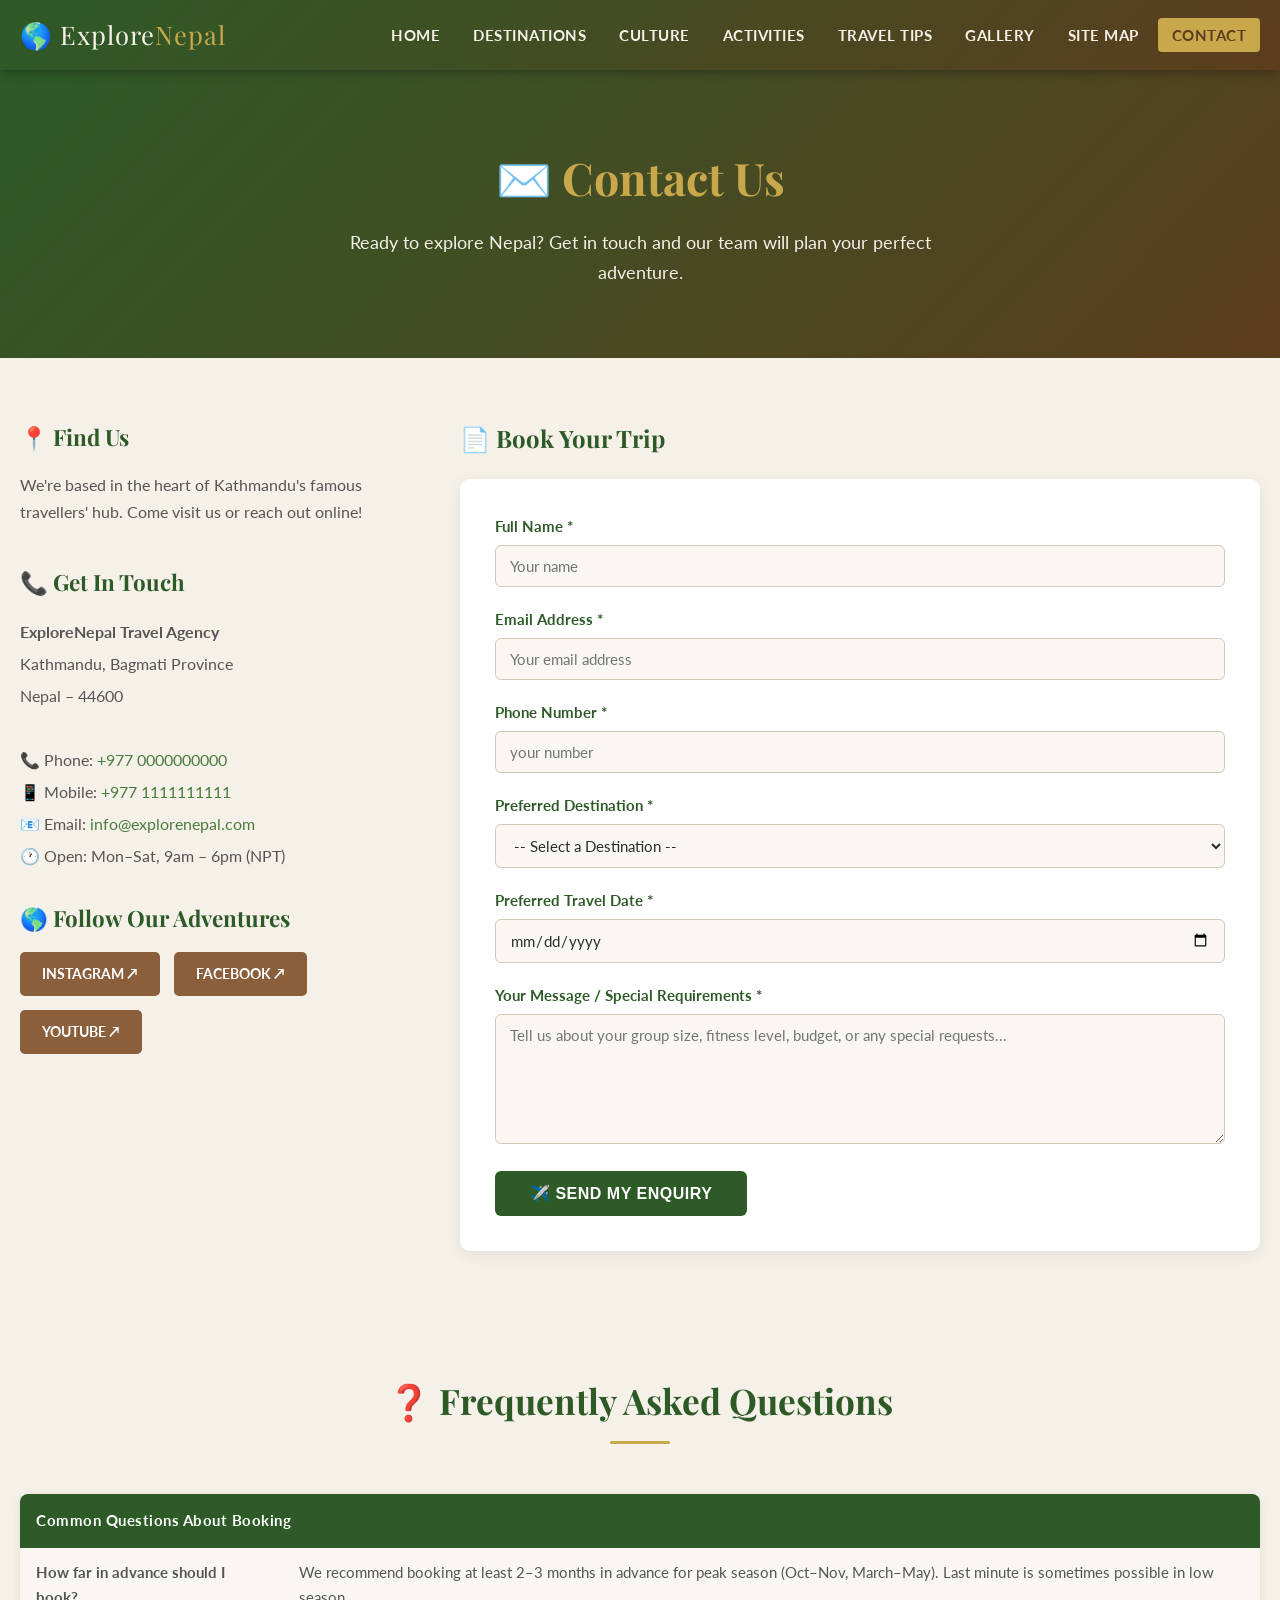
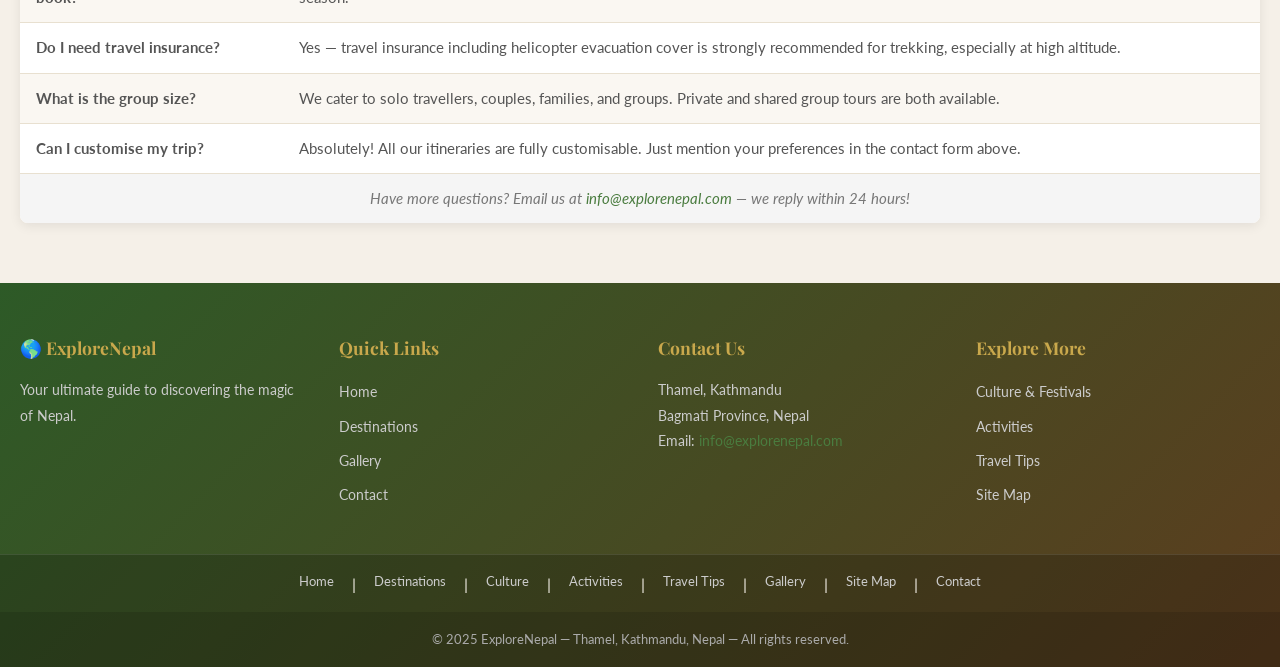
<file: contact.html>
<!DOCTYPE html>
<html lang="en">
<head>
  <meta charset="UTF-8" />
  <meta name="viewport" content="width=device-width, initial-scale=1.0" />
  <title>Contact Us – Explore Nepal</title>
  <link rel="stylesheet" href="style.css" />
</head>
<body>

  <header>
    <div class="header-inner">
      <div class="logo">&#127758; Explore<span>Nepal</span></div>
      <nav>
        <ul>
          <li><a href="index.html">Home</a></li>
          <li><a href="destinations.html">Destinations</a></li>
          <li><a href="culture.html">Culture</a></li>
          <li><a href="activities.html">Activities</a></li>
          <li><a href="travel-tips.html">Travel Tips</a></li>
          <li><a href="gallery.html">Gallery</a></li>
          <li><a href="sitemap.html">Site Map</a></li>
          <li><a href="contact.html" class="active">Contact</a></li>
        </ul>
      </nav>
    </div>
  </header>

  <div class="page-hero">
    <h1>&#9993;&#65039; Contact Us</h1>
    <p>Ready to explore Nepal? Get in touch and our team will plan your perfect adventure.</p>
  </div>

  <section class="contact-section" style="padding: 60px 0;">
    <div class="wrapper">
      <div class="contact-flex">

        <div class="contact-info">
          <h3>&#128205; Find Us</h3>
          <p>We're based in the heart of Kathmandu's famous travellers' hub. Come visit us or reach out online!</p>

          <br />
          <h3>&#128222; Get In Touch</h3>
          <address style="font-style:normal; line-height:2; color: var(--text-mid);">
            <strong>ExploreNepal Travel Agency</strong><br />
           
            Kathmandu, Bagmati Province<br />
            Nepal – 44600<br /><br />
            &#128222; Phone: <a href="tel:+977000000000">+977 0000000000</a><br />
            &#128241; Mobile: <a href="tel:+977111111111">+977 1111111111</a><br />
            &#128231; Email: <a href="mailto:info@explorenepal.com">info@explorenepal.com</a><br />
            &#128336; Open: Mon–Sat, 9am – 6pm (NPT)
          </address>

          <br />
          <h3>&#127758; Follow Our Adventures</h3>
          <div class="ext-links" style="margin-top:12px;">
            <a href="https://www.instagram.com" target="_blank" class="ext-link-btn">Instagram &#8599;</a>
            <a href="https://www.facebook.com" target="_blank" class="ext-link-btn">Facebook &#8599;</a>
            <a href="https://www.youtube.com" target="_blank" class="ext-link-btn">YouTube &#8599;</a>
          </div>
        </div>

        <div class="contact-form-wrap">
          <h3 style="margin-bottom: 20px; font-size: 1.5rem;">&#128196; Book Your Trip</h3>

          <div id="successMsg" class="success-msg">
            &#9989; Thank you! Your enquiry has been submitted. We will contact you within 24 hours.
          </div>

          <form id="contactForm" novalidate>

            <div class="form-group">
              <label for="name">Full Name *</label>
              <input type="text" id="name" name="name" placeholder="Your name" />
              <span class="error-msg" id="nameError"></span>
            </div>

            <div class="form-group">
              <label for="email">Email Address *</label>
              <input type="email" id="email" name="email" placeholder="Your email address" />
              <span class="error-msg" id="emailError"></span>
            </div>

            <div class="form-group">
              <label for="phone">Phone Number *</label>
              <input type="tel" id="phone" name="phone" placeholder="your number" />
              <span class="error-msg" id="phoneError"></span>
            </div>

            <div class="form-group">
              <label for="destination">Preferred Destination *</label>
              <select id="destination" name="destination">
                <option value="">-- Select a Destination --</option>
                <option value="everest">Everest Base Camp Trek</option>
                <option value="annapurna">Annapurna Circuit Trek</option>
                <option value="pokhara">Pokhara City &amp; Lakes</option>
                <option value="chitwan">Chitwan Jungle Safari</option>
                <option value="kathmandu">Kathmandu Valley Tour</option>
                <option value="langtang">Langtang Valley Trek</option>
                <option value="custom">Custom / Multiple Destinations</option>
              </select>
              <span class="error-msg" id="destinationError"></span>
            </div>

            <div class="form-group">
              <label for="travelDate">Preferred Travel Date *</label>
              <input type="date" id="travelDate" name="travelDate" />
              <span class="error-msg" id="travelDateError"></span>
            </div>

            <div class="form-group">
              <label for="message">Your Message / Special Requirements *</label>
              <textarea id="message" name="message" placeholder="Tell us about your group size, fitness level, budget, or any special requests..."></textarea>
              <span class="error-msg" id="messageError"></span>
            </div>

            <button type="submit" class="submit-btn">&#9992;&#65039; Send My Enquiry</button>

          </form>
        </div>

      </div>
    </div>
  </section>

  <section class="table-section">
    <div class="wrapper">
      <div class="section-title">
        <h2>&#10067; Frequently Asked Questions</h2>
      </div>
      <table>
        <tr>
          <th colspan="2">Common Questions About Booking</th>
        </tr>
        <tr>
          <td><strong>How far in advance should I book?</strong></td>
          <td>We recommend booking at least 2–3 months in advance for peak season (Oct–Nov, March–May). Last minute is sometimes possible in low season.</td>
        </tr>
        <tr>
          <td><strong>Do I need travel insurance?</strong></td>
          <td>Yes — travel insurance including helicopter evacuation cover is strongly recommended for trekking, especially at high altitude.</td>
        </tr>
        <tr>
          <td><strong>What is the group size?</strong></td>
          <td>We cater to solo travellers, couples, families, and groups. Private and shared group tours are both available.</td>
        </tr>
        <tr>
          <td><strong>Can I customise my trip?</strong></td>
          <td>Absolutely! All our itineraries are fully customisable. Just mention your preferences in the contact form above.</td>
        </tr>
        <tr>
          <td colspan="2" style="text-align:center; font-style:italic; color:#777; background:#f5f5f5;">
            Have more questions? Email us at <a href="mailto:info@explorenepal.com">info@explorenepal.com</a> — we reply within 24 hours!
          </td>
        </tr>
      </table>
    </div>
  </section>

  <footer>
    <div class="footer-grid">
      <div class="footer-col">
        <h4>&#127758; ExploreNepal</h4>
        <p>Your ultimate guide to discovering the magic of Nepal.</p>
      </div>
      <div class="footer-col">
        <h4>Quick Links</h4>
        <ul>
          <li><a href="index.html">Home</a></li>
          <li><a href="destinations.html">Destinations</a></li>
          <li><a href="gallery.html">Gallery</a></li>
          <li><a href="contact.html">Contact</a></li>
        </ul>
      </div>
      <div class="footer-col">
        <h4>Contact Us</h4>
        <address>
          Thamel, Kathmandu<br />
          Bagmati Province, Nepal<br />
          Email: <a href="mailto:info@explorenepal.com">info@explorenepal.com</a>
        </address>
      </div>
      <div class="footer-col">
        <h4>Explore More</h4>
        <ul>
          <li><a href="culture.html">Culture &amp; Festivals</a></li>
          <li><a href="activities.html">Activities</a></li>
          <li><a href="travel-tips.html">Travel Tips</a></li>
          <li><a href="sitemap.html">Site Map</a></li>
        </ul>
      </div>
    </div>
    <div class="footer-nav">
      <a href="index.html">Home</a> |
      <a href="destinations.html">Destinations</a> |
      <a href="culture.html">Culture</a> |
      <a href="activities.html">Activities</a> |
      <a href="travel-tips.html">Travel Tips</a> |
      <a href="gallery.html">Gallery</a> |
      <a href="sitemap.html">Site Map</a> |
      <a href="contact.html">Contact</a>
    </div>
    <div class="footer-bottom">
      <p>&copy; 2025 ExploreNepal &mdash; Thamel, Kathmandu, Nepal &mdash; All rights reserved.</p>
    </div>
  </footer>

  <script src="script.js"></script>
</body>
</html>
</file>
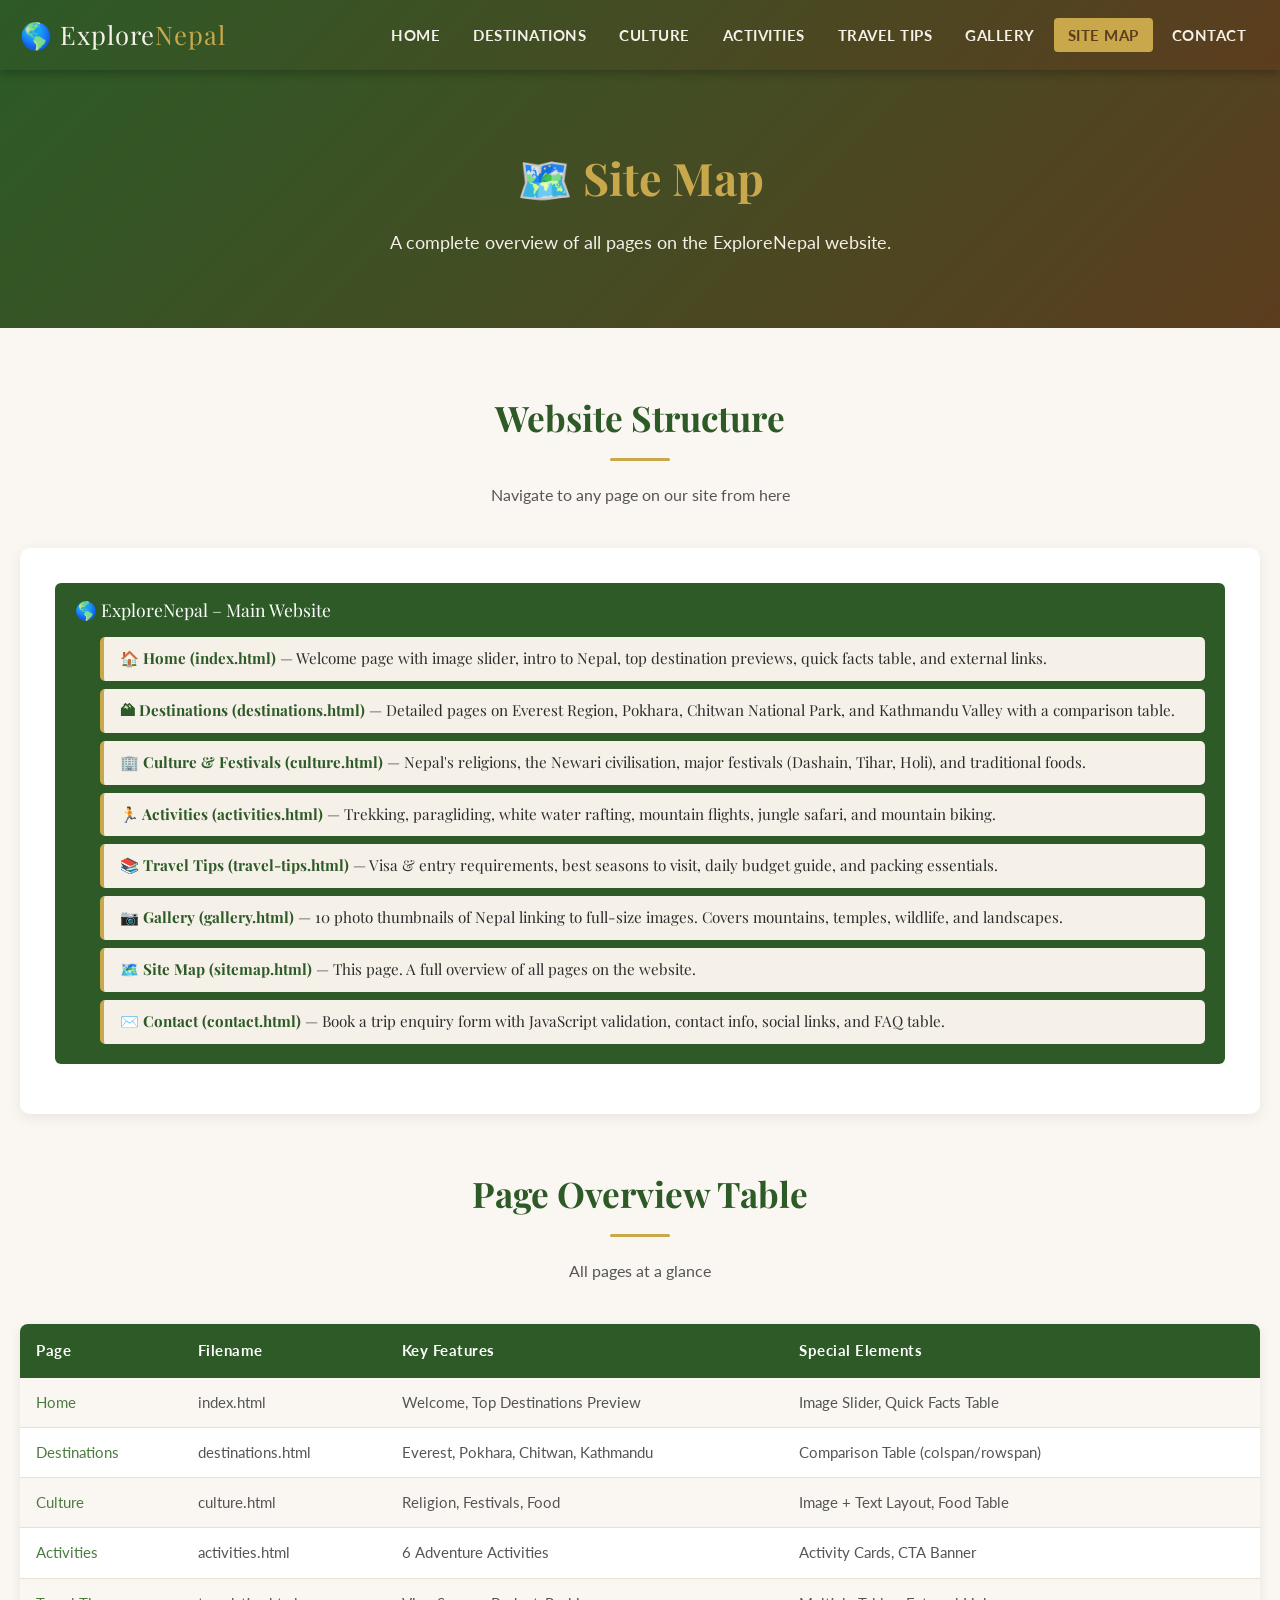
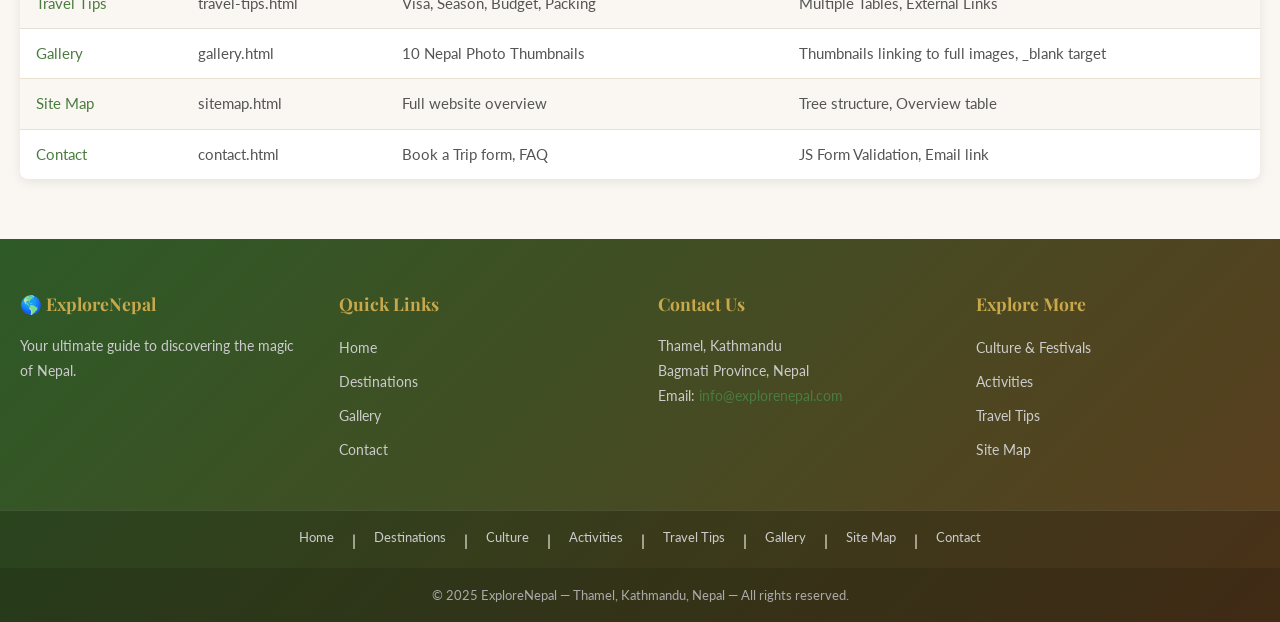
<file: sitemap.html>
<!DOCTYPE html>
<html lang="en">
<head>
  <meta charset="UTF-8" />
  <meta name="viewport" content="width=device-width, initial-scale=1.0" />
  <title>Site Map – Explore Nepal</title>
  <link rel="stylesheet" href="style.css" />
</head>
<body>

  <header>
    <div class="header-inner">
      <div class="logo">&#127758; Explore<span>Nepal</span></div>
      <nav>
        <ul>
          <li><a href="index.html">Home</a></li>
          <li><a href="destinations.html">Destinations</a></li>
          <li><a href="culture.html">Culture</a></li>
          <li><a href="activities.html">Activities</a></li>
          <li><a href="travel-tips.html">Travel Tips</a></li>
          <li><a href="gallery.html">Gallery</a></li>
          <li><a href="sitemap.html" class="active">Site Map</a></li>
          <li><a href="contact.html">Contact</a></li>
        </ul>
      </nav>
    </div>
  </header>

  <div class="page-hero">
    <h1>&#128506;&#65039; Site Map</h1>
    <p>A complete overview of all pages on the ExploreNepal website.</p>
  </div>

  <section class="sitemap-section">
    <div class="wrapper">
      <div class="section-title">
        <h2>Website Structure</h2>
        <p>Navigate to any page on our site from here</p>
      </div>

      <div class="sitemap-tree">
        <ul>
          <li>
            &#127758; ExploreNepal – Main Website
            <ul>
              <li>
                <a href="index.html">&#127968; Home (index.html)</a>
                — Welcome page with image slider, intro to Nepal, top destination previews, quick facts table, and external links.
              </li>
              <li>
                <a href="destinations.html">&#127956; Destinations (destinations.html)</a>
                — Detailed pages on Everest Region, Pokhara, Chitwan National Park, and Kathmandu Valley with a comparison table.
              </li>
              <li>
                <a href="culture.html">&#127970; Culture &amp; Festivals (culture.html)</a>
                — Nepal's religions, the Newari civilisation, major festivals (Dashain, Tihar, Holi), and traditional foods.
              </li>
              <li>
                <a href="activities.html">&#127939; Activities (activities.html)</a>
                — Trekking, paragliding, white water rafting, mountain flights, jungle safari, and mountain biking.
              </li>
              <li>
                <a href="travel-tips.html">&#128218; Travel Tips (travel-tips.html)</a>
                — Visa &amp; entry requirements, best seasons to visit, daily budget guide, and packing essentials.
              </li>
              <li>
                <a href="gallery.html">&#128247; Gallery (gallery.html)</a>
                — 10 photo thumbnails of Nepal linking to full-size images. Covers mountains, temples, wildlife, and landscapes.
              </li>
              <li>
                <a href="sitemap.html">&#128506;&#65039; Site Map (sitemap.html)</a>
                — This page. A full overview of all pages on the website.
              </li>
              <li>
                <a href="contact.html">&#9993;&#65039; Contact (contact.html)</a>
                — Book a trip enquiry form with JavaScript validation, contact info, social links, and FAQ table.
              </li>
            </ul>
          </li>
        </ul>
      </div>

      <div style="margin-top: 50px;">
        <div class="section-title">
          <h2>Page Overview Table</h2>
          <p>All pages at a glance</p>
        </div>
        <table>
          <tr>
            <th>Page</th>
            <th>Filename</th>
            <th>Key Features</th>
            <th>Special Elements</th>
          </tr>
          <tr>
            <td><a href="index.html">Home</a></td>
            <td>index.html</td>
            <td>Welcome, Top Destinations Preview</td>
            <td>Image Slider, Quick Facts Table</td>
          </tr>
          <tr>
            <td><a href="destinations.html">Destinations</a></td>
            <td>destinations.html</td>
            <td>Everest, Pokhara, Chitwan, Kathmandu</td>
            <td>Comparison Table (colspan/rowspan)</td>
          </tr>
          <tr>
            <td><a href="culture.html">Culture</a></td>
            <td>culture.html</td>
            <td>Religion, Festivals, Food</td>
            <td>Image + Text Layout, Food Table</td>
          </tr>
          <tr>
            <td><a href="activities.html">Activities</a></td>
            <td>activities.html</td>
            <td>6 Adventure Activities</td>
            <td>Activity Cards, CTA Banner</td>
          </tr>
          <tr>
            <td><a href="travel-tips.html">Travel Tips</a></td>
            <td>travel-tips.html</td>
            <td>Visa, Season, Budget, Packing</td>
            <td>Multiple Tables, External Links</td>
          </tr>
          <tr>
            <td><a href="gallery.html">Gallery</a></td>
            <td>gallery.html</td>
            <td>10 Nepal Photo Thumbnails</td>
            <td>Thumbnails linking to full images, _blank target</td>
          </tr>
          <tr>
            <td><a href="sitemap.html">Site Map</a></td>
            <td>sitemap.html</td>
            <td>Full website overview</td>
            <td>Tree structure, Overview table</td>
          </tr>
          <tr>
            <td><a href="contact.html">Contact</a></td>
            <td>contact.html</td>
            <td>Book a Trip form, FAQ</td>
            <td>JS Form Validation, Email link</td>
          </tr>
        </table>
      </div>

    </div>
  </section>

  <footer>
    <div class="footer-grid">
      <div class="footer-col">
        <h4>&#127758; ExploreNepal</h4>
        <p>Your ultimate guide to discovering the magic of Nepal.</p>
      </div>
      <div class="footer-col">
        <h4>Quick Links</h4>
        <ul>
          <li><a href="index.html">Home</a></li>
          <li><a href="destinations.html">Destinations</a></li>
          <li><a href="gallery.html">Gallery</a></li>
          <li><a href="contact.html">Contact</a></li>
        </ul>
      </div>
      <div class="footer-col">
        <h4>Contact Us</h4>
        <address>
          Thamel, Kathmandu<br />
          Bagmati Province, Nepal<br />
          Email: <a href="mailto:info@explorenepal.com">info@explorenepal.com</a>
        </address>
      </div>
      <div class="footer-col">
        <h4>Explore More</h4>
        <ul>
          <li><a href="culture.html">Culture &amp; Festivals</a></li>
          <li><a href="activities.html">Activities</a></li>
          <li><a href="travel-tips.html">Travel Tips</a></li>
          <li><a href="sitemap.html">Site Map</a></li>
        </ul>
      </div>
    </div>
    <div class="footer-nav">
      <a href="index.html">Home</a> |
      <a href="destinations.html">Destinations</a> |
      <a href="culture.html">Culture</a> |
      <a href="activities.html">Activities</a> |
      <a href="travel-tips.html">Travel Tips</a> |
      <a href="gallery.html">Gallery</a> |
      <a href="sitemap.html">Site Map</a> |
      <a href="contact.html">Contact</a>
    </div>
    <div class="footer-bottom">
      <p>&copy; 2025 ExploreNepal &mdash; Thamel, Kathmandu, Nepal &mdash; All rights reserved.</p>
    </div>
  </footer>

  <script src="script.js"></script>
</body>
</html>
</file>
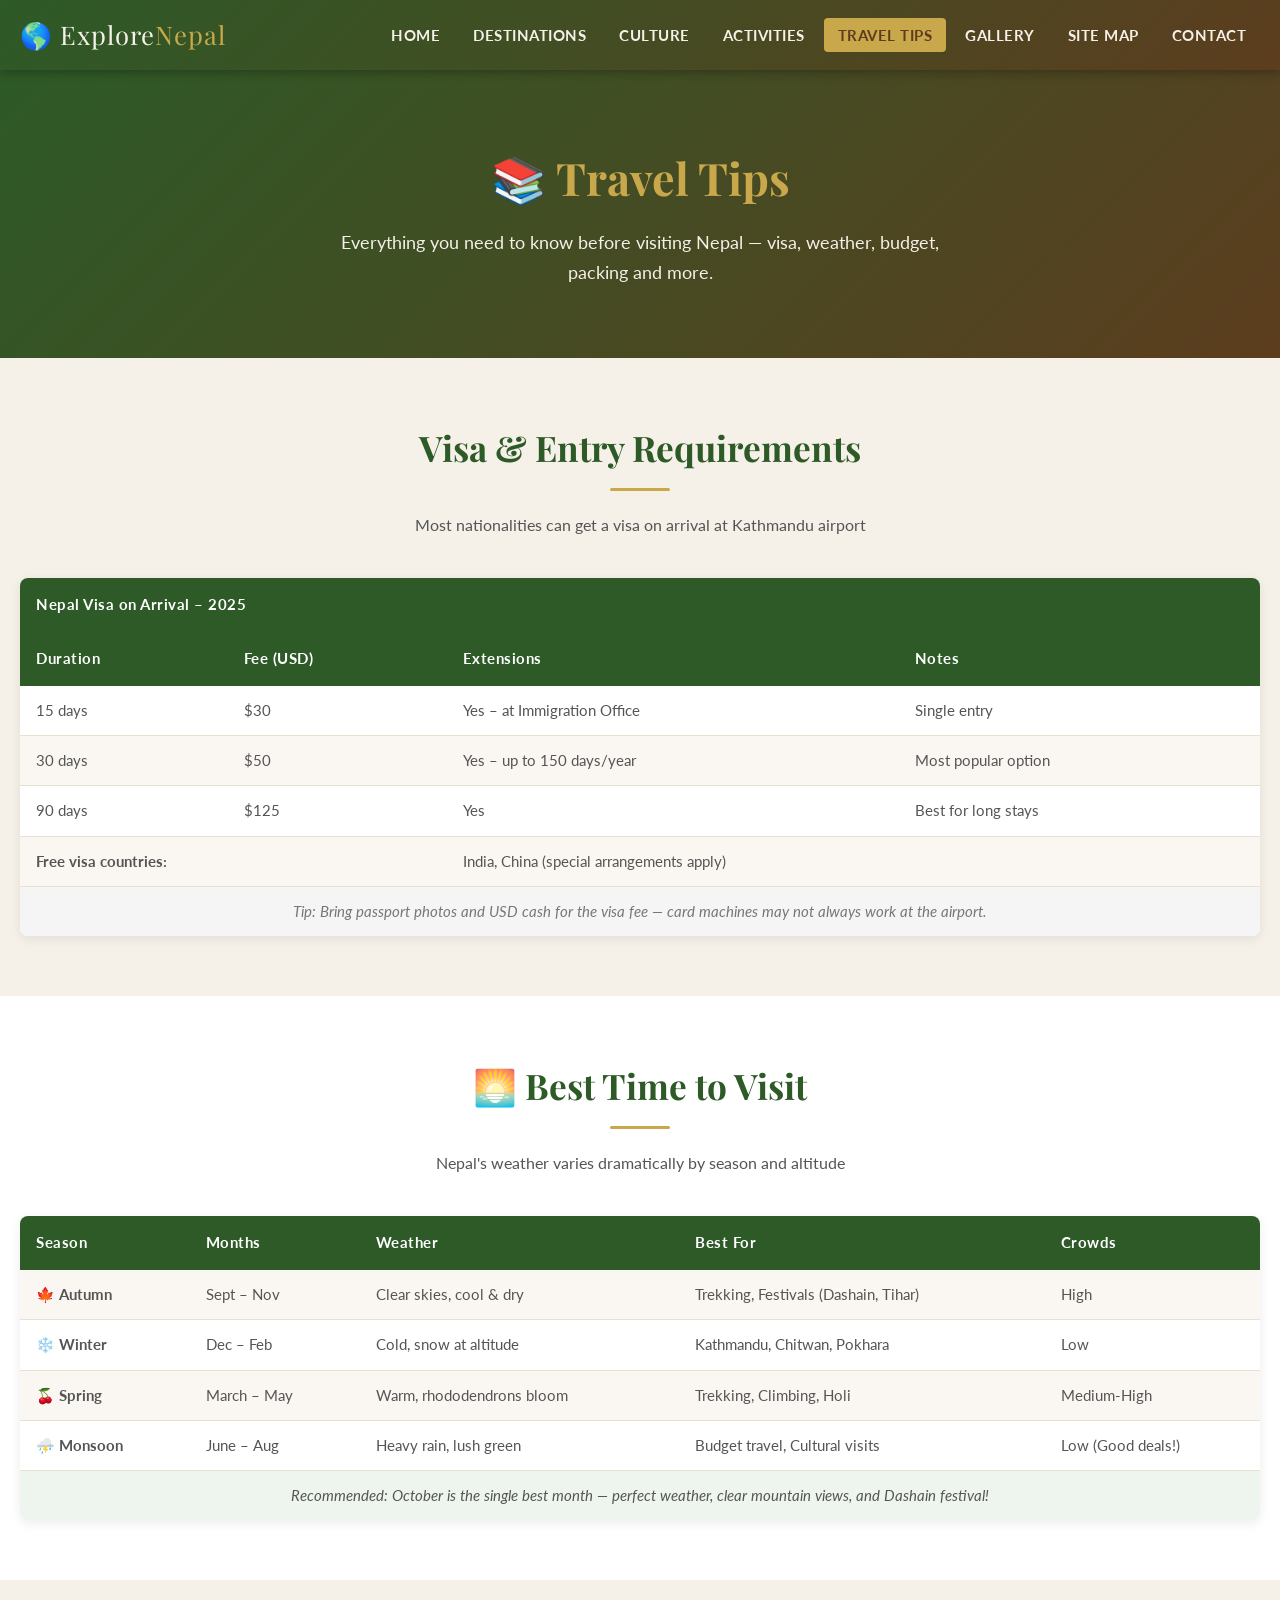
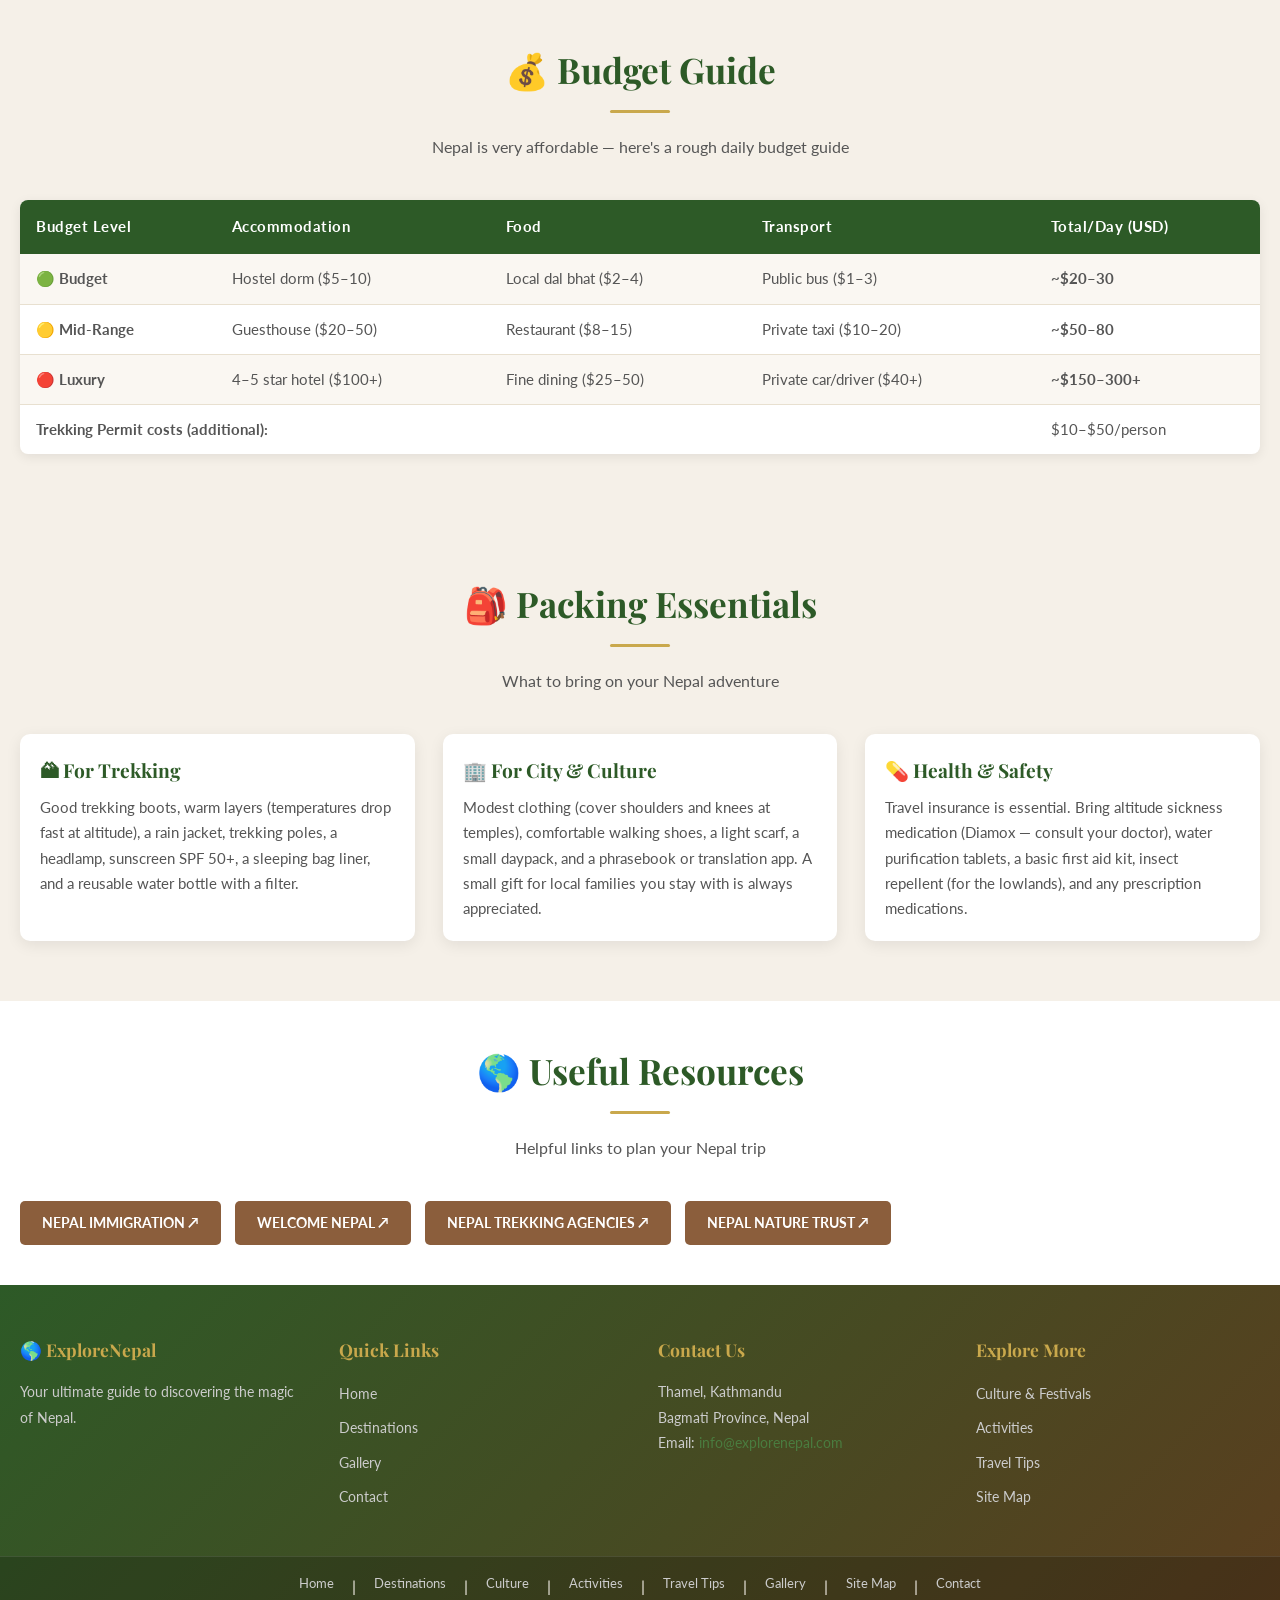
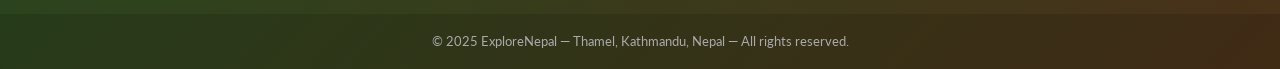
<file: travel-tips.html>
<!DOCTYPE html>
<html lang="en">
<head>
  <meta charset="UTF-8" />
  <meta name="viewport" content="width=device-width, initial-scale=1.0" />
  <title>Travel Tips – Explore Nepal</title>
  <link rel="stylesheet" href="style.css" />
</head>
<body>

  <header>
    <div class="header-inner">
      <div class="logo">&#127758; Explore<span>Nepal</span></div>
      <nav>
        <ul>
          <li><a href="index.html">Home</a></li>
          <li><a href="destinations.html">Destinations</a></li>
          <li><a href="culture.html">Culture</a></li>
          <li><a href="activities.html">Activities</a></li>
          <li><a href="travel-tips.html" class="active">Travel Tips</a></li>
          <li><a href="gallery.html">Gallery</a></li>
          <li><a href="sitemap.html">Site Map</a></li>
          <li><a href="contact.html">Contact</a></li>
        </ul>
      </nav>
    </div>
  </header>

  <div class="page-hero">
    <h1>&#128218; Travel Tips</h1>
    <p>Everything you need to know before visiting Nepal — visa, weather, budget, packing and more.</p>
  </div>

  <section style="padding: 60px 0; background: var(--cream);">
    <div class="wrapper">
      <div class="section-title">
        <h2>Visa &amp; Entry Requirements</h2>
        <p>Most nationalities can get a visa on arrival at Kathmandu airport</p>
      </div>
      <table>
        <tr>
          <th colspan="4">Nepal Visa on Arrival – 2025</th>
        </tr>
        <tr>
          <th>Duration</th>
          <th>Fee (USD)</th>
          <th>Extensions</th>
          <th>Notes</th>
        </tr>
        <tr>
          <td>15 days</td>
          <td>$30</td>
          <td>Yes – at Immigration Office</td>
          <td>Single entry</td>
        </tr>
        <tr>
          <td>30 days</td>
          <td>$50</td>
          <td>Yes – up to 150 days/year</td>
          <td>Most popular option</td>
        </tr>
        <tr>
          <td>90 days</td>
          <td>$125</td>
          <td>Yes</td>
          <td>Best for long stays</td>
        </tr>
        <tr>
          <td colspan="2"><strong>Free visa countries:</strong></td>
          <td colspan="2">India, China (special arrangements apply)</td>
        </tr>
        <tr>
          <td colspan="4" style="text-align:center; font-style:italic; color:#777; background:#f5f5f5;">
            Tip: Bring passport photos and USD cash for the visa fee — card machines may not always work at the airport.
          </td>
        </tr>
      </table>
    </div>
  </section>

  <section style="padding: 60px 0; background: #fff;">
    <div class="wrapper">
      <div class="section-title">
        <h2>&#127749; Best Time to Visit</h2>
        <p>Nepal's weather varies dramatically by season and altitude</p>
      </div>
      <table>
        <tr>
          <th>Season</th>
          <th>Months</th>
          <th>Weather</th>
          <th>Best For</th>
          <th>Crowds</th>
        </tr>
        <tr>
          <td><strong>&#127809; Autumn</strong></td>
          <td>Sept – Nov</td>
          <td>Clear skies, cool &amp; dry</td>
          <td>Trekking, Festivals (Dashain, Tihar)</td>
          <td>High</td>
        </tr>
        <tr>
          <td><strong>&#10052;&#65039; Winter</strong></td>
          <td>Dec – Feb</td>
          <td>Cold, snow at altitude</td>
          <td>Kathmandu, Chitwan, Pokhara</td>
          <td>Low</td>
        </tr>
        <tr>
          <td><strong>&#127826; Spring</strong></td>
          <td>March – May</td>
          <td>Warm, rhododendrons bloom</td>
          <td>Trekking, Climbing, Holi</td>
          <td>Medium-High</td>
        </tr>
        <tr>
          <td><strong>&#9928;&#65039; Monsoon</strong></td>
          <td>June – Aug</td>
          <td>Heavy rain, lush green</td>
          <td>Budget travel, Cultural visits</td>
          <td>Low (Good deals!)</td>
        </tr>
        <tr>
          <td colspan="5" style="text-align:center; background:#eef5ee; font-style:italic; color:#555;">
            Recommended: October is the single best month — perfect weather, clear mountain views, and Dashain festival!
          </td>
        </tr>
      </table>
    </div>
  </section>

  <section class="table-section">
    <div class="wrapper">
      <div class="section-title">
        <h2>&#128176; Budget Guide</h2>
        <p>Nepal is very affordable — here's a rough daily budget guide</p>
      </div>
      <table>
        <tr>
          <th>Budget Level</th>
          <th>Accommodation</th>
          <th>Food</th>
          <th>Transport</th>
          <th>Total/Day (USD)</th>
        </tr>
        <tr>
          <td><strong>&#128994; Budget</strong></td>
          <td>Hostel dorm ($5–10)</td>
          <td>Local dal bhat ($2–4)</td>
          <td>Public bus ($1–3)</td>
          <td><strong>~$20–30</strong></td>
        </tr>
        <tr>
          <td><strong>&#128993; Mid-Range</strong></td>
          <td>Guesthouse ($20–50)</td>
          <td>Restaurant ($8–15)</td>
          <td>Private taxi ($10–20)</td>
          <td><strong>~$50–80</strong></td>
        </tr>
        <tr>
          <td><strong>&#128308; Luxury</strong></td>
          <td>4–5 star hotel ($100+)</td>
          <td>Fine dining ($25–50)</td>
          <td>Private car/driver ($40+)</td>
          <td><strong>~$150–300+</strong></td>
        </tr>
        <tr>
          <td colspan="4"><strong>Trekking Permit costs (additional):</strong></td>
          <td>$10–$50/person</td>
        </tr>
      </table>
    </div>
  </section>

  <section style="padding: 60px 0; background: var(--cream);">
    <div class="wrapper">
      <div class="section-title">
        <h2>&#127890; Packing Essentials</h2>
        <p>What to bring on your Nepal adventure</p>
      </div>
      <div class="card-grid">
        <div class="card">
          <div class="card-body">
            <h3>&#127956; For Trekking</h3>
            <p>Good trekking boots, warm layers (temperatures drop fast at altitude), a rain jacket, trekking poles, a headlamp, sunscreen SPF 50+, a sleeping bag liner, and a reusable water bottle with a filter.</p>
          </div>
        </div>
        <div class="card">
          <div class="card-body">
            <h3>&#127970; For City &amp; Culture</h3>
            <p>Modest clothing (cover shoulders and knees at temples), comfortable walking shoes, a light scarf, a small daypack, and a phrasebook or translation app. A small gift for local families you stay with is always appreciated.</p>
          </div>
        </div>
        <div class="card">
          <div class="card-body">
            <h3>&#128138; Health &amp; Safety</h3>
            <p>Travel insurance is essential. Bring altitude sickness medication (Diamox — consult your doctor), water purification tablets, a basic first aid kit, insect repellent (for the lowlands), and any prescription medications.</p>
          </div>
        </div>
      </div>
    </div>
  </section>

  <section style="padding: 40px 0; background: #fff;">
    <div class="wrapper">
      <div class="section-title">
        <h2>&#127758; Useful Resources</h2>
        <p>Helpful links to plan your Nepal trip</p>
      </div>
      <div class="ext-links">
        <a href="https://www.immigration.gov.np" target="_blank" class="ext-link-btn">Nepal Immigration &#8599;</a>
        <a href="https://www.welcomenepaltreks.com/" target="_blank" class="ext-link-btn">Welcome Nepal &#8599;</a>
        <a href="https://www.taan.org.np" target="_blank" class="ext-link-btn">Nepal Trekking Agencies &#8599;</a>
        <a href="https://www.ntnc.org.np" target="_blank" class="ext-link-btn">Nepal Nature Trust &#8599;</a>
      </div>
    </div>
  </section>

  <footer>
    <div class="footer-grid">
      <div class="footer-col">
        <h4>&#127758; ExploreNepal</h4>
        <p>Your ultimate guide to discovering the magic of Nepal.</p>
      </div>
      <div class="footer-col">
        <h4>Quick Links</h4>
        <ul>
          <li><a href="index.html">Home</a></li>
          <li><a href="destinations.html">Destinations</a></li>
          <li><a href="gallery.html">Gallery</a></li>
          <li><a href="contact.html">Contact</a></li>
        </ul>
      </div>
      <div class="footer-col">
        <h4>Contact Us</h4>
        <address>
          Thamel, Kathmandu<br />
          Bagmati Province, Nepal<br />
          Email: <a href="mailto:info@explorenepal.com">info@explorenepal.com</a>
        </address>
      </div>
      <div class="footer-col">
        <h4>Explore More</h4>
        <ul>
          <li><a href="culture.html">Culture &amp; Festivals</a></li>
          <li><a href="activities.html">Activities</a></li>
          <li><a href="travel-tips.html">Travel Tips</a></li>
          <li><a href="sitemap.html">Site Map</a></li>
        </ul>
      </div>
    </div>
    <div class="footer-nav">
      <a href="index.html">Home</a> |
      <a href="destinations.html">Destinations</a> |
      <a href="culture.html">Culture</a> |
      <a href="activities.html">Activities</a> |
      <a href="travel-tips.html">Travel Tips</a> |
      <a href="gallery.html">Gallery</a> |
      <a href="sitemap.html">Site Map</a> |
      <a href="contact.html">Contact</a>
    </div>
    <div class="footer-bottom">
      <p>&copy; 2025 ExploreNepal &mdash; Thamel, Kathmandu, Nepal &mdash; All rights reserved.</p>
    </div>
  </footer>

  <script src="script.js"></script>
</body>
</html>
</file>
<file: style.css>
/* Explore Nepal - Main Stylesheet */

@import url('https://fonts.googleapis.com/css2?family=Playfair+Display:wght@400;700&family=Lato:wght@300;400;700&display=swap');

:root {
  --green-dark:   #2d5a27;
  --green-mid:    #4a7c3f;
  --green-light:  #7db87a;
  --brown-dark:   #5c3d1e;
  --brown-mid:    #8b5e3c;
  --brown-light:  #c49a6c;
  --cream:        #f5f0e8;
  --off-white:    #faf7f2;
  --mist:         #b0c4c0;
  --gold:         #c9a84c;
  --text-dark:    #2c2c2c;
  --text-mid:     #555555;
  --text-light:   #888888;
  --max-width:    1320px;
}

* {
  margin: 0;
  padding: 0;
  box-sizing: border-box;
}

body {
  font-family: 'Lato', sans-serif;
  background-color: var(--off-white);
  color: var(--text-dark);
  font-size: 16px;
  line-height: 1.7;
}

h1, h2, h3, h4 {
  font-family: 'Playfair Display', serif;
  color: var(--green-dark);
}

a {
  color: var(--green-mid);
  text-decoration: none;
  transition: color 0.3s ease;
}

a:hover {
  color: var(--gold);
  text-decoration: underline;
}

a:visited {
  color: var(--brown-mid);
}

a:active {
  color: var(--brown-dark);
}

img {
  max-width: 100%;
  height: auto;
  display: block;
}

.wrapper {
  max-width: var(--max-width);
  margin: 0 auto;
  padding: 0 20px;
}

/* HEADER & NAVBAR */
header {
  background: linear-gradient(135deg, var(--green-dark) 0%, var(--brown-dark) 100%);
  padding: 0;
  position: sticky;
  top: 0;
  z-index: 1000;
  box-shadow: 0 2px 10px rgba(0,0,0,0.3);
}

.header-inner {
  max-width: var(--max-width);
  margin: 0 auto;
  padding: 0 20px;
  display: flex;
  align-items: center;
  justify-content: space-between;
  height: 70px;
}

.logo {
  font-family: 'Playfair Display', serif;
  font-size: 1.6rem;
  color: var(--cream);
  letter-spacing: 1px;
}

.logo span {
  color: var(--gold);
}

nav ul {
  list-style: none;
  display: flex;
  gap: 5px;
}

nav ul li a {
  color: var(--cream) !important;
  padding: 8px 14px;
  border-radius: 4px;
  font-size: 0.92rem;
  font-weight: 700;
  letter-spacing: 0.5px;
  text-transform: uppercase;
  transition: background 0.3s, color 0.3s;
  text-decoration: none !important;
}

nav ul li a:hover {
  background-color: var(--gold);
  color: var(--brown-dark) !important;
  text-decoration: none !important;
}

nav ul li a:visited {
  color: var(--cream) !important;
}

nav ul li a.active {
  background-color: var(--gold);
  color: var(--brown-dark) !important;
}

/* IMAGE SLIDER */
.slider-section {
  position: relative;
  width: 100%;
  height: 560px;
  overflow: hidden;
  background: #1a2e1a;
}

.slide {
  display: none;
  position: absolute;
  width: 100%;
  height: 100%;
  transition: opacity 0.8s ease-in-out;
}

.slide.active {
  display: block;
}

.slide img {
  width: 100%;
  height: 100%;
  object-fit: cover;
  opacity: 0.75;
}

.slide-caption {
  position: absolute;
  bottom: 0;
  left: 0;
  right: 0;
  background: linear-gradient(transparent, rgba(0,0,0,0.75));
  color: #fff;
  padding: 50px 40px 30px;
  text-align: center;
}

.slide-caption h2 {
  font-family: 'Playfair Display', serif;
  font-size: 2.8rem;
  color: #fff;
  text-shadow: 2px 2px 8px rgba(0,0,0,0.6);
  margin-bottom: 8px;
}

.slide-caption p {
  font-size: 1.1rem;
  color: var(--cream);
  text-shadow: 1px 1px 4px rgba(0,0,0,0.5);
}

.slider-btn {
  position: absolute;
  top: 50%;
  transform: translateY(-50%);
  background: rgba(255,255,255,0.2);
  color: #fff;
  border: 2px solid #fff;
  font-size: 1.5rem;
  width: 48px;
  height: 48px;
  border-radius: 50%;
  cursor: pointer;
  z-index: 10;
  transition: background 0.3s;
  display: flex;
  align-items: center;
  justify-content: center;
}

.slider-btn:hover {
  background: rgba(255,255,255,0.4);
}

.prev-btn { left: 20px; }
.next-btn { right: 20px; }

.slider-dots {
  position: absolute;
  bottom: 15px;
  left: 50%;
  transform: translateX(-50%);
  display: flex;
  gap: 8px;
  z-index: 10;
}

.dot {
  width: 10px;
  height: 10px;
  border-radius: 50%;
  background: rgba(255,255,255,0.5);
  cursor: pointer;
  transition: background 0.3s;
}

.dot.active {
  background: var(--gold);
}

/* SECTIONS & CONTENT */
section {
  padding: 60px 0;
}

.section-title {
  text-align: center;
  margin-bottom: 40px;
}

.section-title h2 {
  font-size: 2.2rem;
  margin-bottom: 10px;
  position: relative;
  display: inline-block;
}

.section-title h2::after {
  content: '';
  display: block;
  width: 60px;
  height: 3px;
  background: var(--gold);
  margin: 10px auto 0;
  border-radius: 2px;
}

.section-title p {
  color: var(--text-mid);
  font-size: 1rem;
  margin-top: 10px;
}

/* Card Grid */
.card-grid {
  display: grid;
  grid-template-columns: repeat(auto-fit, minmax(280px, 1fr));
  gap: 28px;
}

.card {
  background: #fff;
  border-radius: 10px;
  overflow: hidden;
  box-shadow: 0 4px 15px rgba(0,0,0,0.08);
  transition: transform 0.3s, box-shadow 0.3s;
}

.card:hover {
  transform: translateY(-6px);
  box-shadow: 0 10px 30px rgba(0,0,0,0.15);
}

.card img {
  width: 100%;
  height: 200px;
  object-fit: cover;
}

.card-body {
  padding: 20px;
}

.card-body h3 {
  font-size: 1.2rem;
  margin-bottom: 8px;
  color: var(--green-dark);
}

.card-body p {
  color: var(--text-mid);
  font-size: 0.93rem;
}

/* BUTTON FIX: always white text, no color change on hover */
.btn {
  display: inline-block;
  margin-top: 14px;
  padding: 9px 22px;
  background: var(--green-mid);
  color: #fff !important;
  border-radius: 5px;
  font-weight: 700;
  font-size: 0.88rem;
  text-transform: uppercase;
  letter-spacing: 0.5px;
  transition: background 0.3s;
  text-decoration: none !important;
}

.btn:hover {
  background: var(--green-dark);
  color: #fff !important;
  text-decoration: none !important;
}

.btn:visited {
  color: #fff !important;
}

.btn:active {
  color: #fff !important;
}

/*  Highlight Banner */
.highlight-band {
  background: linear-gradient(135deg, var(--green-dark), var(--brown-dark));
  color: var(--cream);
  text-align: center;
  padding: 60px 20px;
}

.highlight-band h2 {
  color: var(--gold);
  font-size: 2rem;
  margin-bottom: 15px;
}

.highlight-band p {
  font-size: 1.05rem;
  max-width: 650px;
  margin: 0 auto 25px;
  color: var(--cream);
}

/* Intro Section */
.intro-section {
  background: var(--cream);
  padding: 60px 0;
}

.intro-flex {
  display: flex;
  gap: 40px;
  align-items: center;
}

.intro-flex img {
  width: 45%;
  border-radius: 12px;
  box-shadow: 0 6px 20px rgba(0,0,0,0.15);
}

.intro-text h2 {
  font-size: 2rem;
  margin-bottom: 15px;
}

.intro-text p {
  color: var(--text-mid);
  margin-bottom: 12px;
}

/* GALLERY PAGE */
.gallery-grid {
  display: grid;
  grid-template-columns: repeat(auto-fit, minmax(220px, 1fr));
  gap: 16px;
}

.gallery-item {
  overflow: hidden;
  border-radius: 8px;
  box-shadow: 0 3px 10px rgba(0,0,0,0.1);
  transition: transform 0.3s;
}

.gallery-item:hover {
  transform: scale(1.03);
}

.gallery-item a img {
  width: 100%;
  height: 180px;
  object-fit: cover;
  transition: opacity 0.3s;
}

.gallery-item a img:hover {
  opacity: 0.85;
}

/* TABLES */
.table-section {
  background: var(--cream);
  padding: 60px 0;
}

table {
  width: 100%;
  border-collapse: collapse;
  margin-top: 20px;
  background: #fff;
  border-radius: 8px;
  overflow: hidden;
  box-shadow: 0 3px 12px rgba(0,0,0,0.08);
}

table th {
  background: var(--green-dark);
  color: #fff;
  padding: 14px 16px;
  text-align: left;
  font-family: 'Lato', sans-serif;
  font-size: 0.95rem;
  letter-spacing: 0.5px;
}

table td {
  padding: 12px 16px;
  border-bottom: 1px solid #e8e0d0;
  color: var(--text-mid);
  font-size: 0.93rem;
}

table tr:last-child td {
  border-bottom: none;
}

table tr:nth-child(even) {
  background: var(--off-white);
}

table tr:hover {
  background: #eef5ee;
}

/* CONTACT FORM */
.contact-section {
  background: var(--cream);
}

.contact-flex {
  display: flex;
  gap: 40px;
}

.contact-info {
  flex: 1;
}

.contact-info h3 {
  font-size: 1.4rem;
  margin-bottom: 15px;
}

.contact-info p {
  color: var(--text-mid);
  margin-bottom: 10px;
}

.contact-info a {
  color: var(--green-mid);
}

.contact-form-wrap {
  flex: 2;
}

.contact-form-wrap form {
  background: #fff;
  padding: 35px;
  border-radius: 10px;
  box-shadow: 0 4px 15px rgba(0,0,0,0.08);
}

.form-group {
  margin-bottom: 20px;
}

.form-group label {
  display: block;
  font-weight: 700;
  margin-bottom: 6px;
  color: var(--green-dark);
  font-size: 0.92rem;
}

.form-group input,
.form-group select,
.form-group textarea {
  width: 100%;
  padding: 11px 14px;
  border: 1.5px solid #d0c8b8;
  border-radius: 6px;
  font-family: 'Lato', sans-serif;
  font-size: 0.95rem;
  background: var(--off-white);
  color: var(--text-dark);
  transition: border-color 0.3s;
}

.form-group input:focus,
.form-group select:focus,
.form-group textarea:focus {
  outline: none;
  border-color: var(--green-mid);
}

.form-group textarea {
  height: 130px;
  resize: vertical;
}

.error-msg {
  color: #c0392b;
  font-size: 0.82rem;
  margin-top: 4px;
  display: none;
}

.submit-btn {
  background: var(--green-dark);
  color: #fff;
  padding: 13px 35px;
  border: none;
  border-radius: 6px;
  font-size: 1rem;
  font-weight: 700;
  cursor: pointer;
  letter-spacing: 0.5px;
  transition: background 0.3s;
  text-transform: uppercase;
}

.submit-btn:hover {
  background: var(--brown-dark);
}

.success-msg {
  display: none;
  background: #d4edda;
  color: #155724;
  padding: 15px 20px;
  border-radius: 6px;
  margin-top: 15px;
  font-weight: 700;
  border: 1px solid #c3e6cb;
}

/* PAGE HERO BANNER */
.page-hero {
  background: linear-gradient(135deg, var(--green-dark) 0%, var(--brown-dark) 100%);
  padding: 70px 20px;
  text-align: center;
  color: var(--cream);
}

.page-hero h1 {
  font-size: 2.8rem;
  color: var(--gold);
  margin-bottom: 12px;
}

.page-hero p {
  font-size: 1.1rem;
  color: var(--cream);
  max-width: 600px;
  margin: 0 auto;
}

/* ACTIVITIES PAGE */
.activity-list {
  display: grid;
  grid-template-columns: repeat(auto-fit, minmax(300px, 1fr));
  gap: 28px;
}

.activity-card {
  background: #fff;
  border-radius: 10px;
  overflow: hidden;
  box-shadow: 0 4px 15px rgba(0,0,0,0.08);
  display: flex;
  flex-direction: column;
}

.activity-card img {
  width: 100%;
  height: 210px;
  object-fit: cover;
}

.activity-card-body {
  padding: 22px;
  flex: 1;
}

.activity-card-body h3 {
  font-size: 1.25rem;
  margin-bottom: 8px;
}

.activity-card-body p {
  color: var(--text-mid);
  font-size: 0.92rem;
}

.tag {
  display: inline-block;
  background: var(--green-light);
  color: #fff;
  padding: 3px 10px;
  border-radius: 12px;
  font-size: 0.78rem;
  font-weight: 700;
  margin-bottom: 8px;
  text-transform: uppercase;
}

/* CULTURE PAGE */
.culture-block {
  display: flex;
  gap: 40px;
  align-items: flex-start;
  margin-bottom: 50px;
  background: #fff;
  border-radius: 10px;
  overflow: hidden;
  box-shadow: 0 4px 15px rgba(0,0,0,0.07);
}

.culture-block img {
  width: 40%;
  height: 280px;
  object-fit: cover;
}

.culture-block-text {
  padding: 30px 30px 30px 0;
  flex: 1;
}

.culture-block-text h3 {
  font-size: 1.5rem;
  margin-bottom: 12px;
}

.culture-block-text p {
  color: var(--text-mid);
  margin-bottom: 10px;
}

/* SITEMAP PAGE */
.sitemap-section {
  padding: 60px 0;
}

.sitemap-tree {
  background: #fff;
  padding: 35px;
  border-radius: 10px;
  box-shadow: 0 4px 15px rgba(0,0,0,0.07);
}

.sitemap-tree ul {
  list-style: none;
  padding-left: 0;
}

.sitemap-tree > ul > li {
  background: var(--green-dark);
  color: #fff;
  padding: 12px 20px;
  border-radius: 6px;
  font-family: 'Playfair Display', serif;
  font-size: 1.1rem;
  margin-bottom: 15px;
}

.sitemap-tree ul ul {
  padding-left: 25px;
  margin-top: 12px;
}

.sitemap-tree ul ul li {
  background: var(--cream);
  color: var(--text-dark);
  padding: 9px 16px;
  border-radius: 5px;
  margin-bottom: 8px;
  border-left: 4px solid var(--gold);
  font-size: 0.95rem;
}

.sitemap-tree ul ul li a {
  color: var(--green-dark);
  font-weight: 700;
  text-decoration: none;
}

.sitemap-tree ul ul li a:hover {
  color: var(--gold);
}

/* EXTERNAL LINKS SECTION - BUTTON FIX */
.ext-links {
  display: flex;
  flex-wrap: wrap;
  gap: 14px;
  margin-top: 20px;
}

.ext-link-btn {
  display: inline-block;
  padding: 10px 22px;
  background: var(--brown-mid);
  color: #fff !important;
  border-radius: 5px;
  font-weight: 700;
  font-size: 0.88rem;
  text-transform: uppercase;
  transition: background 0.3s;
  text-decoration: none !important;
}

.ext-link-btn:hover {
  background: var(--brown-dark);
  color: #fff !important;
  text-decoration: none !important;
}

.ext-link-btn:visited {
  color: #fff !important;
}

.ext-link-btn:active {
  color: #fff !important;
}

/* FOOTER */
footer {
  background: linear-gradient(135deg, var(--green-dark), var(--brown-dark));
  color: var(--cream);
  padding: 50px 0 0;
}

.footer-grid {
  display: grid;
  grid-template-columns: repeat(auto-fit, minmax(200px, 1fr));
  gap: 35px;
  max-width: var(--max-width);
  margin: 0 auto;
  padding: 0 20px 40px;
}

.footer-col h4 {
  font-family: 'Playfair Display', serif;
  color: var(--gold);
  font-size: 1.1rem;
  margin-bottom: 14px;
}

.footer-col p, .footer-col address {
  font-size: 0.88rem;
  color: #ccc;
  font-style: normal;
  line-height: 1.8;
}

.footer-col ul {
  list-style: none;
}

.footer-col ul li {
  margin-bottom: 7px;
}

.footer-col ul li a {
  color: #ccc !important;
  font-size: 0.88rem;
  text-decoration: none;
  transition: color 0.3s;
}

.footer-col ul li a:hover {
  color: var(--gold) !important;
}

.footer-col ul li a:visited {
  color: #bbb !important;
}

.footer-bottom {
  background: rgba(0,0,0,0.3);
  text-align: center;
  padding: 16px 20px;
  font-size: 0.82rem;
  color: #aaa;
}

.footer-nav {
  display: flex;
  flex-wrap: wrap;
  justify-content: center;
  gap: 5px 18px;
  padding: 15px 20px;
  background: rgba(0,0,0,0.2);
  border-top: 1px solid rgba(255,255,255,0.1);
}

.footer-nav a {
  color: #ccc !important;
  font-size: 0.82rem;
  text-decoration: none;
  transition: color 0.3s;
}

.footer-nav a:hover {
  color: var(--gold) !important;
  text-decoration: underline;
}

.footer-nav a:visited {
  color: #bbb !important;
}

/* UTILITY CLASSES */
.bg-cream { background: var(--cream); }
.bg-white { background: #fff; }
.text-center { text-align: center; }
.mt-20 { margin-top: 20px; }
.mb-20 { margin-bottom: 20px; }

/* RESPONSIVE */
@media (max-width: 768px) {
  .header-inner {
    flex-direction: column;
    height: auto;
    padding: 12px 20px;
    gap: 10px;
  }
  nav ul {
    flex-wrap: wrap;
    justify-content: center;
    gap: 4px;
  }
  nav ul li a {
    font-size: 0.78rem;
    padding: 6px 10px;
  }
  .slider-section { height: 320px; }
  .slide-caption h2 { font-size: 1.6rem; }
  .intro-flex { flex-direction: column; }
  .intro-flex img { width: 100%; }
  .culture-block { flex-direction: column; }
  .culture-block img { width: 100%; height: 220px; }
  .contact-flex { flex-direction: column; }
}
</file>
